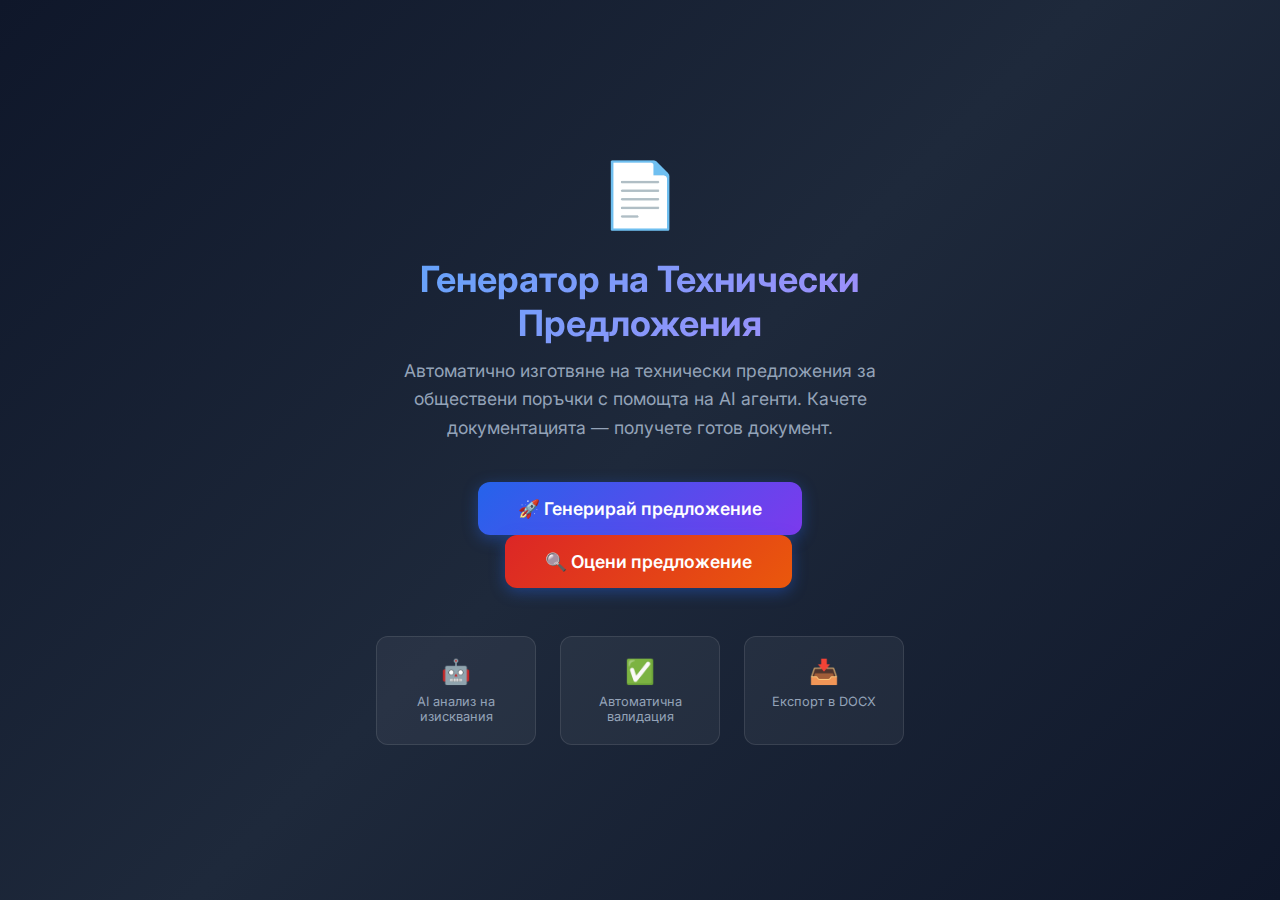
<file: index.html>
<!DOCTYPE html>
<html lang="bg">
<head>
    <meta charset="UTF-8">
    <meta name="viewport" content="width=device-width, initial-scale=1.0">
    <title>Генератор на Технически Предложения</title>
    <link rel="preconnect" href="https://fonts.googleapis.com">
    <link href="https://fonts.googleapis.com/css2?family=Inter:wght@400;500;600;700&display=swap" rel="stylesheet">
    <style>
        *, *::before, *::after { margin: 0; padding: 0; box-sizing: border-box; }
        body {
            font-family: 'Inter', 'Segoe UI', sans-serif;
            min-height: 100vh;
            display: flex;
            justify-content: center;
            align-items: center;
            background: linear-gradient(135deg, #0f172a 0%, #1e293b 50%, #0f172a 100%);
            color: #e2e8f0;
        }
        .landing {
            text-align: center;
            padding: 3rem 2rem;
            max-width: 600px;
        }
        .landing-icon { font-size: 4rem; margin-bottom: 1.5rem; }
        h1 {
            font-size: 2.25rem;
            font-weight: 700;
            margin-bottom: 0.75rem;
            background: linear-gradient(135deg, #60a5fa, #a78bfa);
            -webkit-background-clip: text;
            -webkit-text-fill-color: transparent;
        }
        .subtitle {
            font-size: 1.1rem;
            color: #94a3b8;
            margin-bottom: 2.5rem;
            line-height: 1.6;
        }
        .cta-btn {
            display: inline-flex;
            align-items: center;
            gap: 0.5rem;
            padding: 1rem 2.5rem;
            background: linear-gradient(135deg, #2563eb, #7c3aed);
            color: white;
            text-decoration: none;
            border-radius: 12px;
            font-size: 1.1rem;
            font-weight: 600;
            transition: all 0.3s ease;
            box-shadow: 0 4px 15px rgba(37, 99, 235, 0.4);
        }
        .cta-btn:hover {
            transform: translateY(-2px);
            box-shadow: 0 6px 25px rgba(37, 99, 235, 0.5);
        }
        .features {
            display: flex;
            gap: 1.5rem;
            margin-top: 3rem;
            flex-wrap: wrap;
            justify-content: center;
        }
        .feature {
            background: rgba(255,255,255,0.05);
            border: 1px solid rgba(255,255,255,0.1);
            border-radius: 12px;
            padding: 1.25rem;
            width: 160px;
            text-align: center;
        }
        .feature-icon { font-size: 1.5rem; margin-bottom: 0.5rem; }
        .feature-text { font-size: 0.8rem; color: #94a3b8; }
    </style>
</head>
<body>
    <div class="landing">
        <div class="landing-icon">📄</div>
        <h1>Генератор на Технически Предложения</h1>
        <p class="subtitle">
            Автоматично изготвяне на технически предложения за обществени поръчки
            с помощта на AI агенти. Качете документацията — получете готов документ.
        </p>
        <a href="app.html" class="cta-btn">🚀 Генерирай предложение</a>
        <a href="eval.html" class="cta-btn" style="margin-left: 1rem; background: linear-gradient(135deg, #dc2626, #ea580c);">🔍 Оцени предложение</a>
        <div class="features">
            <div class="feature">
                <div class="feature-icon">🤖</div>
                <div class="feature-text">AI анализ на изисквания</div>
            </div>
            <div class="feature">
                <div class="feature-icon">✅</div>
                <div class="feature-text">Автоматична валидация</div>
            </div>
            <div class="feature">
                <div class="feature-icon">📥</div>
                <div class="feature-text">Експорт в DOCX</div>
            </div>
        </div>
    </div>
</body>
</html>
</file>
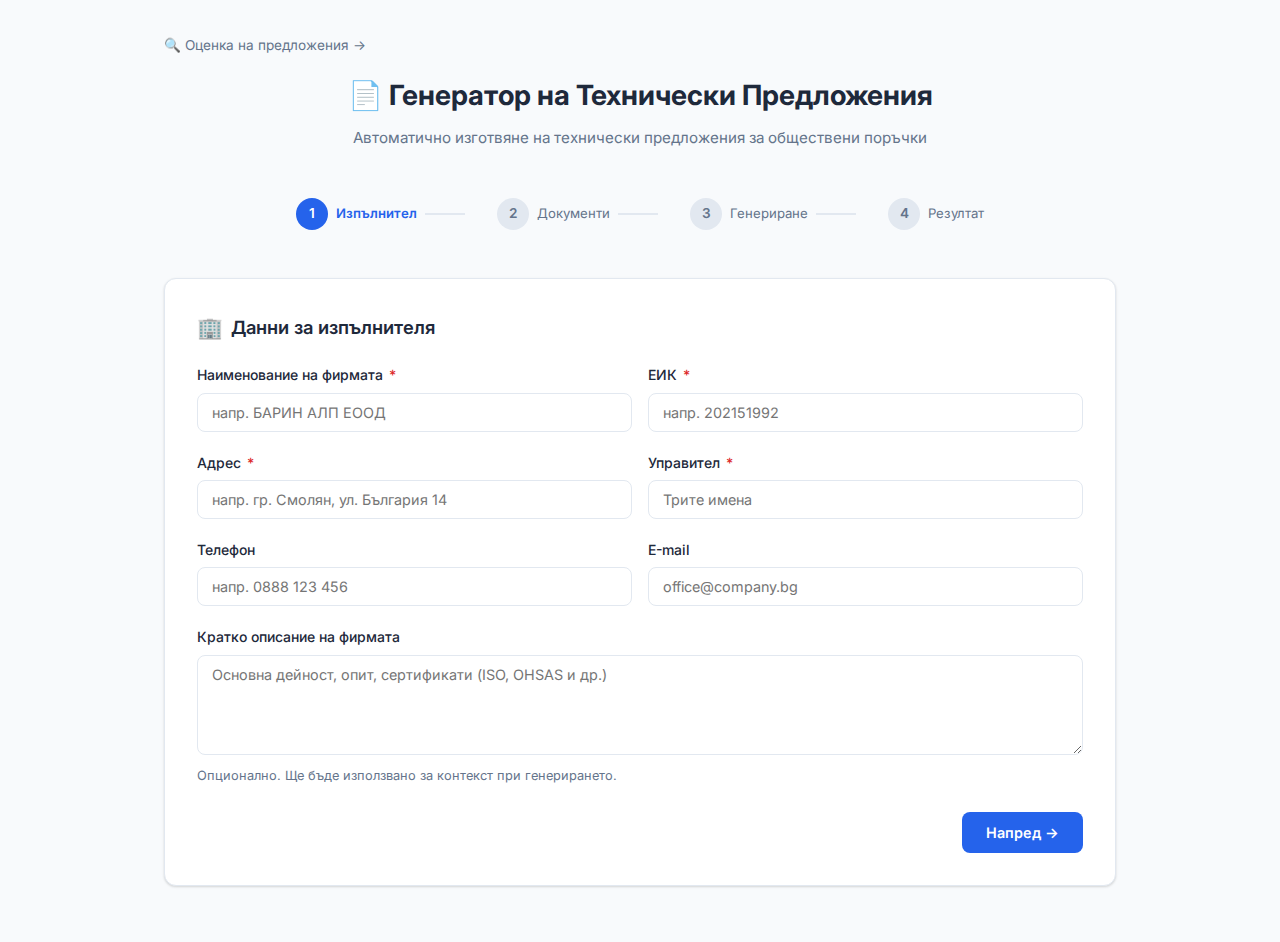
<file: app.html>
<!DOCTYPE html>
<html lang="bg">
<head>
    <meta charset="UTF-8">
    <meta name="viewport" content="width=device-width, initial-scale=1.0">
    <title>Генератор на Технически Предложения</title>
    <link rel="preconnect" href="https://fonts.googleapis.com">
    <link href="https://fonts.googleapis.com/css2?family=Inter:wght@400;500;600;700&display=swap" rel="stylesheet">
    <link rel="stylesheet" href="css/styles.css">
</head>
<body>
    <div class="toast-container" id="toastContainer"></div>

    <div class="app-container">
        <!-- Navigation -->
        <a href="eval.html" style="display:inline-flex;align-items:center;gap:0.5rem;color:#64748b;text-decoration:none;font-size:0.85rem;margin-bottom:1rem;">🔍 Оценка на предложения →</a>

        <!-- Header -->
        <header class="app-header">
            <h1>📄 Генератор на Технически Предложения</h1>
            <p>Автоматично изготвяне на технически предложения за обществени поръчки</p>
        </header>

        <!-- Steps Indicator -->
        <div class="steps-indicator" id="stepsIndicator">
            <div class="step-item active" data-step="1">
                <span class="step-number">1</span>
                <span class="step-label">Изпълнител</span>
            </div>
            <div class="step-item" data-step="2">
                <span class="step-number">2</span>
                <span class="step-label">Документи</span>
            </div>
            <div class="step-item" data-step="3">
                <span class="step-number">3</span>
                <span class="step-label">Генериране</span>
            </div>
            <div class="step-item" data-step="4">
                <span class="step-number">4</span>
                <span class="step-label">Резултат</span>
            </div>
        </div>

        <!-- ========== STEP 1: Contractor Info ========== -->
        <div class="section-panel active" id="step1">
            <div class="card">
                <h2 class="card-title"><span class="icon">🏢</span> Данни за изпълнителя</h2>

                <div class="form-row">
                    <div class="form-group">
                        <label class="form-label">Наименование на фирмата <span class="required">*</span></label>
                        <input type="text" class="form-input" id="companyName" placeholder="напр. БАРИН АЛП ЕООД">
                    </div>
                    <div class="form-group">
                        <label class="form-label">ЕИК <span class="required">*</span></label>
                        <input type="text" class="form-input" id="companyEik" placeholder="напр. 202151992">
                    </div>
                </div>

                <div class="form-row">
                    <div class="form-group">
                        <label class="form-label">Адрес <span class="required">*</span></label>
                        <input type="text" class="form-input" id="companyAddress" placeholder="напр. гр. Смолян, ул. България 14">
                    </div>
                    <div class="form-group">
                        <label class="form-label">Управител <span class="required">*</span></label>
                        <input type="text" class="form-input" id="companyManager" placeholder="Трите имена">
                    </div>
                </div>

                <div class="form-row">
                    <div class="form-group">
                        <label class="form-label">Телефон</label>
                        <input type="text" class="form-input" id="companyPhone" placeholder="напр. 0888 123 456">
                    </div>
                    <div class="form-group">
                        <label class="form-label">Е-mail</label>
                        <input type="email" class="form-input" id="companyEmail" placeholder="office@company.bg">
                    </div>
                </div>

                <div class="form-group">
                    <label class="form-label">Кратко описание на фирмата</label>
                    <textarea class="form-textarea" id="companyDescription" rows="3"
                        placeholder="Основна дейност, опит, сертификати (ISO, OHSAS и др.)"></textarea>
                    <span class="form-hint">Опционално. Ще бъде използвано за контекст при генерирането.</span>
                </div>

                <div class="btn-group" style="justify-content: flex-end;">
                    <button class="btn btn-primary" onclick="goToStep(2)">Напред →</button>
                </div>
            </div>
        </div>

        <!-- ========== STEP 2: Documents Upload ========== -->
        <div class="section-panel" id="step2">
            <!-- Procurement Documentation -->
            <div class="card">
                <h2 class="card-title"><span class="icon">📋</span> Документация за обществената поръчка</h2>
                <p class="form-hint" style="margin-bottom: 1rem;">
                    Качете документацията от възложителя. Системата ще извлече изискванията за техническото предложение автоматично.
                </p>
                <div class="file-upload-zone" id="docUploadZone">
                    <div class="upload-icon">📁</div>
                    <div class="upload-text">
                        <strong>Натиснете или плъзнете файл тук</strong><br>
                        PDF или DOCX, до 50MB
                    </div>
                    <input type="file" id="docFile" accept=".pdf,.docx,.doc">
                </div>
                <div id="docFileInfo" style="display:none;"></div>
            </div>

            <!-- Technical Specification -->
            <div class="card">
                <h2 class="card-title"><span class="icon">📐</span> Техническа спецификация</h2>
                <p class="form-hint" style="margin-bottom: 1rem;">
                    Качете техническата спецификация / задание. Съдържа конкретните технически параметри на обекта.
                </p>
                <div class="file-upload-zone" id="specUploadZone">
                    <div class="upload-icon">📁</div>
                    <div class="upload-text">
                        <strong>Натиснете или плъзнете файл тук</strong><br>
                        PDF или DOCX, до 50MB
                    </div>
                    <input type="file" id="specFile" accept=".pdf,.docx,.doc">
                </div>
                <div id="specFileInfo" style="display:none;"></div>
            </div>

            <!-- Additional context -->
            <div class="card">
                <h2 class="card-title"><span class="icon">💡</span> Допълнителни указания (опционално)</h2>
                <div class="form-row">
                    <div class="form-group">
                        <label class="form-label">Желан обем на предложението (страници)</label>
                        <input type="number" class="form-input" id="targetPages" min="20" max="500" value="50" placeholder="50">
                        <span class="form-hint">По подразбиране: 50 стр. За по-сложни поръчки задайте 100-300.</span>
                    </div>
                </div>
                <div class="form-group">
                    <label class="form-label">Допълнителна информация</label>
                    <textarea class="form-textarea" id="additionalNotes" rows="4"
                        placeholder="Специфична информация, която искате да бъде отразена в предложението. Напр. конкретен опит с подобни обекти, специфични машини, партньори и т.н."></textarea>
                </div>
            </div>

            <div class="btn-group" style="justify-content: space-between;">
                <button class="btn btn-secondary" onclick="goToStep(1)">← Назад</button>
                <button class="btn btn-primary btn-lg" id="generateBtn" onclick="startGeneration()">
                    🚀 Генерирай техническо предложение
                </button>
            </div>
        </div>

        <!-- ========== STEP 3: Progress ========== -->
        <div class="section-panel" id="step3">
            <div class="card">
                <h2 class="card-title"><span class="icon">⚙️</span> Генериране на техническо предложение</h2>

                <div class="progress-bar-wrapper">
                    <div class="progress-bar" id="progressBar"></div>
                </div>

                <p id="progressText" style="text-align: center; margin-bottom: 1.5rem; font-weight: 500;">
                    Стартиране...
                </p>

                <div class="progress-phases" id="progressPhases">
                    <div class="phase-item" data-phase="upload">
                        <span class="phase-icon">⏳</span>
                        <span>Качване и обработка на файлове</span>
                    </div>
                    <div class="phase-item" data-phase="extract">
                        <span class="phase-icon">⏳</span>
                        <span>Извличане на изисквания от документацията</span>
                    </div>
                    <div class="phase-item" data-phase="analyze">
                        <span class="phase-icon">⏳</span>
                        <span>Анализ на техническата спецификация</span>
                    </div>
                    <div class="phase-item" data-phase="plan">
                        <span class="phase-icon">⏳</span>
                        <span>Планиране на структурата на документа</span>
                    </div>
                    <div class="phase-item" data-phase="write">
                        <span class="phase-icon">⏳</span>
                        <span>Писане на секции (0/0)</span>
                    </div>
                    <div class="phase-item" data-phase="validate">
                        <span class="phase-icon">⏳</span>
                        <span>Валидация за пълнота и релевантност</span>
                    </div>
                    <div class="phase-item" data-phase="finalize">
                        <span class="phase-icon">⏳</span>
                        <span>Финална редакция и форматиране</span>
                    </div>
                    <div class="phase-item" data-phase="export">
                        <span class="phase-icon">⏳</span>
                        <span>Генериране на DOCX файл</span>
                    </div>
                </div>
            </div>
        </div>

        <!-- ========== STEP 4: Result ========== -->
        <div class="section-panel" id="step4">
            <div class="card">
                <h2 class="card-title"><span class="icon">✅</span> Техническото предложение е готово!</h2>

                <div id="resultStats" style="display: flex; gap: 1.5rem; margin-bottom: 1.5rem; flex-wrap: wrap;">
                    <div style="background: var(--primary-light); padding: 1rem 1.5rem; border-radius: 8px; flex: 1; min-width: 140px; text-align: center;">
                        <div style="font-size: 1.5rem; font-weight: 700; color: var(--primary);" id="statPages">0</div>
                        <div style="font-size: 0.8rem; color: var(--text-light);">Страници</div>
                    </div>
                    <div style="background: #f0fdf4; padding: 1rem 1.5rem; border-radius: 8px; flex: 1; min-width: 140px; text-align: center;">
                        <div style="font-size: 1.5rem; font-weight: 700; color: var(--success);" id="statSections">0</div>
                        <div style="font-size: 0.8rem; color: var(--text-light);">Секции</div>
                    </div>
                    <div style="background: #fef3c7; padding: 1rem 1.5rem; border-radius: 8px; flex: 1; min-width: 140px; text-align: center;">
                        <div style="font-size: 1.5rem; font-weight: 700; color: #92400e;" id="statPlaceholders">0</div>
                        <div style="font-size: 0.8rem; color: var(--text-light);">За попълване</div>
                    </div>
                </div>

                <div class="download-actions">
                    <button class="btn btn-success btn-lg" id="downloadDocx" onclick="downloadResult('md')">
                        📥 Изтегли документа
                    </button>
                    <button class="btn btn-secondary" onclick="togglePreview()">
                        👁️ Преглед
                    </button>
                    <button class="btn btn-secondary" onclick="goToStep(1)">
                        🔄 Ново предложение
                    </button>
                </div>
            </div>

            <div class="card" id="previewCard" style="display: none;">
                <h2 class="card-title"><span class="icon">👁️</span> Преглед на документа</h2>
                <div class="preview-content" id="previewContent"></div>
            </div>
        </div>
    </div>

    <script src="js/api.js"></script>
    <script src="js/fileUpload.js"></script>
    <script src="js/app.js"></script>
</body>
</html>
</file>
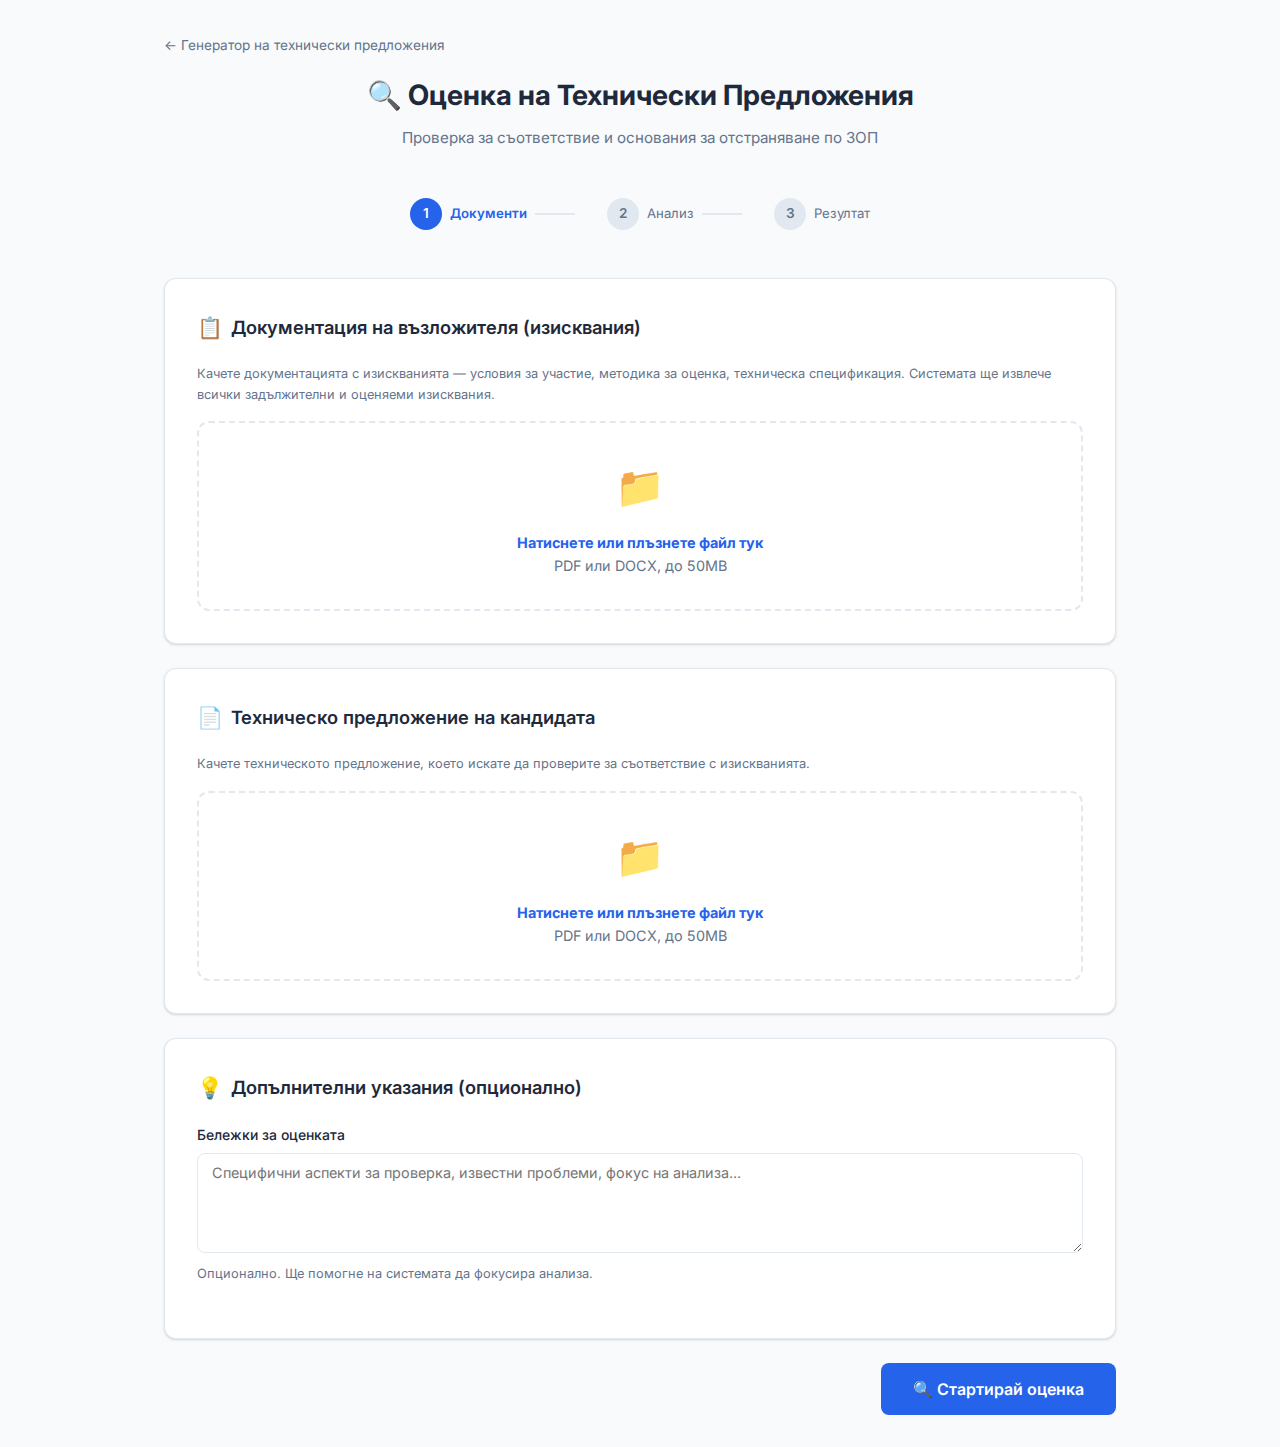
<file: eval.html>
<!DOCTYPE html>
<html lang="bg">
<head>
    <meta charset="UTF-8">
    <meta name="viewport" content="width=device-width, initial-scale=1.0">
    <title>Оценка на Технически Предложения</title>
    <link rel="preconnect" href="https://fonts.googleapis.com">
    <link href="https://fonts.googleapis.com/css2?family=Inter:wght@400;500;600;700&display=swap" rel="stylesheet">
    <link rel="stylesheet" href="css/styles.css">
    <style>
        /* Eval-specific styles */
        .recommendation-badge {
            display: inline-block;
            padding: 0.5rem 1.25rem;
            border-radius: 8px;
            font-weight: 700;
            font-size: 1.1rem;
            text-transform: uppercase;
        }
        .rec-disqualify {
            background: #fef2f2;
            color: var(--danger);
            border: 2px solid var(--danger);
        }
        .rec-remarks {
            background: #fef3c7;
            color: #92400e;
            border: 2px solid var(--warning);
        }
        .rec-accept {
            background: #f0fdf4;
            color: var(--success);
            border: 2px solid var(--success);
        }
        .stat-card {
            padding: 1rem 1.5rem;
            border-radius: 8px;
            flex: 1;
            min-width: 120px;
            text-align: center;
        }
        .stat-card .stat-value {
            font-size: 1.5rem;
            font-weight: 700;
        }
        .stat-card .stat-label {
            font-size: 0.8rem;
            color: var(--text-light);
        }
        .recommendation-section {
            text-align: center;
            padding: 1.5rem;
            margin-bottom: 1.5rem;
            background: var(--bg);
            border-radius: var(--radius);
        }
        .recommendation-section .rec-title {
            font-size: 0.9rem;
            color: var(--text-light);
            margin-bottom: 0.5rem;
        }
        .nav-link {
            display: inline-flex;
            align-items: center;
            gap: 0.5rem;
            color: var(--text-light);
            text-decoration: none;
            font-size: 0.85rem;
            margin-bottom: 1rem;
        }
        .nav-link:hover {
            color: var(--primary);
        }
    </style>
</head>
<body>
    <div class="toast-container" id="toastContainer"></div>

    <div class="app-container">
        <!-- Navigation -->
        <a href="app.html" class="nav-link">← Генератор на технически предложения</a>

        <!-- Header -->
        <header class="app-header">
            <h1>🔍 Оценка на Технически Предложения</h1>
            <p>Проверка за съответствие и основания за отстраняване по ЗОП</p>
        </header>

        <!-- Steps Indicator -->
        <div class="steps-indicator" id="stepsIndicator">
            <div class="step-item active" data-step="1">
                <span class="step-number">1</span>
                <span class="step-label">Документи</span>
            </div>
            <div class="step-item" data-step="2">
                <span class="step-number">2</span>
                <span class="step-label">Анализ</span>
            </div>
            <div class="step-item" data-step="3">
                <span class="step-number">3</span>
                <span class="step-label">Резултат</span>
            </div>
        </div>

        <!-- ========== STEP 1: Document Upload ========== -->
        <div class="section-panel active" id="step1">
            <!-- Requirements Documentation -->
            <div class="card">
                <h2 class="card-title"><span class="icon">📋</span> Документация на възложителя (изисквания)</h2>
                <p class="form-hint" style="margin-bottom: 1rem;">
                    Качете документацията с изискванията — условия за участие, методика за оценка, техническа спецификация.
                    Системата ще извлече всички задължителни и оценяеми изисквания.
                </p>
                <div class="file-upload-zone" id="reqUploadZone">
                    <div class="upload-icon">📁</div>
                    <div class="upload-text">
                        <strong>Натиснете или плъзнете файл тук</strong><br>
                        PDF или DOCX, до 50MB
                    </div>
                    <input type="file" id="reqFile" accept=".pdf,.docx,.doc">
                </div>
                <div id="reqFileInfo" style="display:none;"></div>
            </div>

            <!-- Candidate's Proposal -->
            <div class="card">
                <h2 class="card-title"><span class="icon">📄</span> Техническо предложение на кандидата</h2>
                <p class="form-hint" style="margin-bottom: 1rem;">
                    Качете техническото предложение, което искате да проверите за съответствие с изискванията.
                </p>
                <div class="file-upload-zone" id="propUploadZone">
                    <div class="upload-icon">📁</div>
                    <div class="upload-text">
                        <strong>Натиснете или плъзнете файл тук</strong><br>
                        PDF или DOCX, до 50MB
                    </div>
                    <input type="file" id="propFile" accept=".pdf,.docx,.doc">
                </div>
                <div id="propFileInfo" style="display:none;"></div>
            </div>

            <!-- Evaluation Notes -->
            <div class="card">
                <h2 class="card-title"><span class="icon">💡</span> Допълнителни указания (опционално)</h2>
                <div class="form-group">
                    <label class="form-label">Бележки за оценката</label>
                    <textarea class="form-textarea" id="evaluationNotes" rows="4"
                        placeholder="Специфични аспекти за проверка, известни проблеми, фокус на анализа..."></textarea>
                    <span class="form-hint">Опционално. Ще помогне на системата да фокусира анализа.</span>
                </div>
            </div>

            <div class="btn-group" style="justify-content: flex-end;">
                <button class="btn btn-primary btn-lg" onclick="startEvaluation()">
                    🔍 Стартирай оценка
                </button>
            </div>
        </div>

        <!-- ========== STEP 2: Progress ========== -->
        <div class="section-panel" id="step2">
            <div class="card">
                <h2 class="card-title"><span class="icon">⚙️</span> Анализ на техническото предложение</h2>

                <div class="progress-bar-wrapper">
                    <div class="progress-bar" id="progressBar"></div>
                </div>

                <p id="progressText" style="text-align: center; margin-bottom: 1.5rem; font-weight: 500;">
                    Стартиране...
                </p>

                <div class="progress-phases" id="progressPhases">
                    <div class="phase-item" data-phase="upload">
                        <span class="phase-icon">⏳</span>
                        <span>Качване и обработка на файлове</span>
                    </div>
                    <div class="phase-item" data-phase="extract">
                        <span class="phase-icon">⏳</span>
                        <span>Извличане на изисквания от документацията</span>
                    </div>
                    <div class="phase-item" data-phase="analyze">
                        <span class="phase-icon">⏳</span>
                        <span>Анализ на техническото предложение</span>
                    </div>
                    <div class="phase-item" data-phase="crossref">
                        <span class="phase-icon">⏳</span>
                        <span>Кръстосана проверка по изисквания (0/0)</span>
                    </div>
                    <div class="phase-item" data-phase="legal">
                        <span class="phase-icon">⏳</span>
                        <span>Юридическа валидация (Claude Opus)</span>
                    </div>
                    <div class="phase-item" data-phase="report">
                        <span class="phase-icon">⏳</span>
                        <span>Генериране на протокол</span>
                    </div>
                    <div class="phase-item" data-phase="export">
                        <span class="phase-icon">⏳</span>
                        <span>Запазване на резултата</span>
                    </div>
                </div>
            </div>
        </div>

        <!-- ========== STEP 3: Result ========== -->
        <div class="section-panel" id="step3">
            <!-- Recommendation -->
            <div class="card">
                <h2 class="card-title"><span class="icon">⚖️</span> Резултат от оценката</h2>

                <div class="recommendation-section">
                    <div class="rec-title">ПРЕПОРЪКА НА КОМИСИЯТА</div>
                    <span id="statRecommendation" class="recommendation-badge">—</span>
                </div>

                <!-- Stats -->
                <div style="display: flex; gap: 1rem; margin-bottom: 1.5rem; flex-wrap: wrap;">
                    <div class="stat-card" style="background: var(--primary-light);">
                        <div class="stat-value" style="color: var(--primary);" id="statTotal">0</div>
                        <div class="stat-label">Проверени изисквания</div>
                    </div>
                    <div class="stat-card" style="background: #f0fdf4;">
                        <div class="stat-value" style="color: var(--success);" id="statCompliant">0</div>
                        <div class="stat-label">Съответстващи</div>
                    </div>
                    <div class="stat-card" style="background: #fef3c7;">
                        <div class="stat-value" style="color: #92400e;" id="statPartial">0</div>
                        <div class="stat-label">Частично</div>
                    </div>
                    <div class="stat-card" style="background: #fef2f2;">
                        <div class="stat-value" style="color: var(--danger);" id="statNonCompliant">0</div>
                        <div class="stat-label">Несъответстващи</div>
                    </div>
                    <div class="stat-card" style="background: #fef2f2; border: 2px solid var(--danger);">
                        <div class="stat-value" style="color: var(--danger);" id="statDisqualify">0</div>
                        <div class="stat-label">Основания за отстраняване</div>
                    </div>
                </div>

                <div class="download-actions">
                    <button class="btn btn-success btn-lg" onclick="downloadResult()">
                        📥 Изтегли протокол
                    </button>
                    <button class="btn btn-secondary" onclick="togglePreview()">
                        👁️ Преглед
                    </button>
                    <button class="btn btn-secondary" onclick="goToStep(1)">
                        🔄 Нова оценка
                    </button>
                </div>
            </div>

            <!-- Preview -->
            <div class="card" id="previewCard" style="display: none;">
                <h2 class="card-title"><span class="icon">👁️</span> Преглед на протокола</h2>
                <div class="preview-content" id="previewContent"></div>
            </div>
        </div>
    </div>

    <script src="js/eval-app.js"></script>
</body>
</html>
</file>
<file: css/styles.css>
/* ===== CSS Variables ===== */
:root {
    --primary: #2563eb;
    --primary-dark: #1d4ed8;
    --primary-light: #dbeafe;
    --secondary: #64748b;
    --success: #16a34a;
    --warning: #f59e0b;
    --danger: #dc2626;
    --bg: #f8fafc;
    --bg-card: #ffffff;
    --text: #1e293b;
    --text-light: #64748b;
    --border: #e2e8f0;
    --shadow: 0 1px 3px rgba(0,0,0,0.1), 0 1px 2px rgba(0,0,0,0.06);
    --shadow-lg: 0 10px 15px -3px rgba(0,0,0,0.1), 0 4px 6px -2px rgba(0,0,0,0.05);
    --radius: 12px;
    --transition: all 0.2s ease;
}

/* ===== Reset & Base ===== */
*, *::before, *::after {
    margin: 0;
    padding: 0;
    box-sizing: border-box;
}

body {
    font-family: 'Inter', 'Segoe UI', -apple-system, sans-serif;
    background: var(--bg);
    color: var(--text);
    line-height: 1.6;
    min-height: 100vh;
}

/* ===== Layout ===== */
.app-container {
    max-width: 1000px;
    margin: 0 auto;
    padding: 2rem 1.5rem;
}

/* ===== Header ===== */
.app-header {
    text-align: center;
    margin-bottom: 2.5rem;
}

.app-header h1 {
    font-size: 1.75rem;
    font-weight: 700;
    color: var(--text);
    margin-bottom: 0.5rem;
}

.app-header p {
    color: var(--text-light);
    font-size: 0.95rem;
}

/* ===== Steps Indicator ===== */
.steps-indicator {
    display: flex;
    justify-content: center;
    gap: 0;
    margin-bottom: 2.5rem;
    position: relative;
}

.step-item {
    display: flex;
    align-items: center;
    gap: 0.5rem;
    padding: 0.5rem 1rem;
    position: relative;
}

.step-item:not(:last-child)::after {
    content: '';
    width: 40px;
    height: 2px;
    background: var(--border);
    display: block;
}

.step-item.active .step-number {
    background: var(--primary);
    color: white;
}

.step-item.completed .step-number {
    background: var(--success);
    color: white;
}

.step-number {
    width: 32px;
    height: 32px;
    border-radius: 50%;
    background: var(--border);
    color: var(--text-light);
    display: flex;
    align-items: center;
    justify-content: center;
    font-weight: 600;
    font-size: 0.85rem;
    flex-shrink: 0;
}

.step-label {
    font-size: 0.825rem;
    color: var(--text-light);
    white-space: nowrap;
}

.step-item.active .step-label {
    color: var(--primary);
    font-weight: 600;
}

.step-item.completed .step-label {
    color: var(--success);
}

/* ===== Cards ===== */
.card {
    background: var(--bg-card);
    border-radius: var(--radius);
    border: 1px solid var(--border);
    box-shadow: var(--shadow);
    padding: 2rem;
    margin-bottom: 1.5rem;
}

.card-title {
    font-size: 1.15rem;
    font-weight: 600;
    margin-bottom: 1.25rem;
    display: flex;
    align-items: center;
    gap: 0.5rem;
}

.card-title .icon {
    font-size: 1.3rem;
}

/* ===== Form Elements ===== */
.form-group {
    margin-bottom: 1.25rem;
}

.form-label {
    display: block;
    font-size: 0.875rem;
    font-weight: 500;
    margin-bottom: 0.375rem;
    color: var(--text);
}

.form-label .required {
    color: var(--danger);
    margin-left: 2px;
}

.form-input,
.form-textarea,
.form-select {
    width: 100%;
    padding: 0.625rem 0.875rem;
    border: 1px solid var(--border);
    border-radius: 8px;
    font-size: 0.9rem;
    font-family: inherit;
    color: var(--text);
    background: var(--bg-card);
    transition: var(--transition);
}

.form-input:focus,
.form-textarea:focus,
.form-select:focus {
    outline: none;
    border-color: var(--primary);
    box-shadow: 0 0 0 3px var(--primary-light);
}

.form-textarea {
    resize: vertical;
    min-height: 100px;
}

.form-hint {
    font-size: 0.8rem;
    color: var(--text-light);
    margin-top: 0.25rem;
}

.form-row {
    display: grid;
    grid-template-columns: 1fr 1fr;
    gap: 1rem;
}

@media (max-width: 640px) {
    .form-row {
        grid-template-columns: 1fr;
    }
}

/* ===== File Upload ===== */
.file-upload-zone {
    border: 2px dashed var(--border);
    border-radius: var(--radius);
    padding: 2rem;
    text-align: center;
    cursor: pointer;
    transition: var(--transition);
    position: relative;
}

.file-upload-zone:hover,
.file-upload-zone.dragover {
    border-color: var(--primary);
    background: var(--primary-light);
}

.file-upload-zone .upload-icon {
    font-size: 2.5rem;
    margin-bottom: 0.75rem;
}

.file-upload-zone .upload-text {
    font-size: 0.9rem;
    color: var(--text-light);
}

.file-upload-zone .upload-text strong {
    color: var(--primary);
}

.file-upload-zone input[type="file"] {
    position: absolute;
    inset: 0;
    opacity: 0;
    cursor: pointer;
}

.file-info {
    display: flex;
    align-items: center;
    gap: 0.75rem;
    padding: 0.75rem 1rem;
    background: var(--primary-light);
    border-radius: 8px;
    margin-top: 0.75rem;
}

.file-info .file-name {
    flex: 1;
    font-size: 0.875rem;
    font-weight: 500;
}

.file-info .file-size {
    font-size: 0.8rem;
    color: var(--text-light);
}

.file-info .file-remove {
    background: none;
    border: none;
    color: var(--danger);
    cursor: pointer;
    font-size: 1.2rem;
    padding: 0;
    line-height: 1;
}

/* ===== Buttons ===== */
.btn {
    display: inline-flex;
    align-items: center;
    justify-content: center;
    gap: 0.5rem;
    padding: 0.75rem 1.5rem;
    border: none;
    border-radius: 8px;
    font-size: 0.9rem;
    font-weight: 600;
    font-family: inherit;
    cursor: pointer;
    transition: var(--transition);
}

.btn-primary {
    background: var(--primary);
    color: white;
}

.btn-primary:hover:not(:disabled) {
    background: var(--primary-dark);
    box-shadow: var(--shadow-lg);
}

.btn-primary:disabled {
    opacity: 0.5;
    cursor: not-allowed;
}

.btn-secondary {
    background: var(--bg);
    color: var(--text);
    border: 1px solid var(--border);
}

.btn-secondary:hover {
    background: var(--border);
}

.btn-success {
    background: var(--success);
    color: white;
}

.btn-success:hover {
    opacity: 0.9;
}

.btn-lg {
    padding: 1rem 2rem;
    font-size: 1rem;
}

.btn-block {
    width: 100%;
}

.btn-group {
    display: flex;
    gap: 1rem;
    margin-top: 1.5rem;
}

/* ===== Progress Section ===== */
.progress-container {
    display: none;
}

.progress-container.active {
    display: block;
}

.progress-bar-wrapper {
    background: var(--border);
    border-radius: 999px;
    height: 8px;
    overflow: hidden;
    margin-bottom: 1.5rem;
}

.progress-bar {
    height: 100%;
    background: var(--primary);
    border-radius: 999px;
    width: 0%;
    transition: width 0.5s ease;
}

.progress-phases {
    display: flex;
    flex-direction: column;
    gap: 0.75rem;
}

.phase-item {
    display: flex;
    align-items: center;
    gap: 0.75rem;
    padding: 0.75rem 1rem;
    border-radius: 8px;
    background: var(--bg);
    font-size: 0.9rem;
}

.phase-item.active {
    background: var(--primary-light);
    color: var(--primary);
    font-weight: 500;
}

.phase-item.completed {
    background: #f0fdf4;
    color: var(--success);
}

.phase-item.error {
    background: #fef2f2;
    color: var(--danger);
}

.phase-icon {
    width: 24px;
    text-align: center;
    flex-shrink: 0;
}

.spinner {
    display: inline-block;
    width: 18px;
    height: 18px;
    border: 2px solid var(--primary-light);
    border-top-color: var(--primary);
    border-radius: 50%;
    animation: spin 0.8s linear infinite;
}

@keyframes spin {
    to { transform: rotate(360deg); }
}

/* ===== Preview Section ===== */
.preview-container {
    display: none;
}

.preview-container.active {
    display: block;
}

.preview-content {
    max-height: 600px;
    overflow-y: auto;
    padding: 2rem;
    background: white;
    border: 1px solid var(--border);
    border-radius: var(--radius);
    font-size: 0.9rem;
    line-height: 1.8;
}

.preview-content h1,
.preview-content h2,
.preview-content h3 {
    margin-top: 1.5rem;
    margin-bottom: 0.75rem;
}

.preview-content table {
    width: 100%;
    border-collapse: collapse;
    margin: 1rem 0;
}

.preview-content th,
.preview-content td {
    border: 1px solid var(--border);
    padding: 0.5rem 0.75rem;
    text-align: left;
    font-size: 0.85rem;
}

.preview-content th {
    background: var(--bg);
    font-weight: 600;
}

/* Placeholder highlighting */
.placeholder-highlight {
    background: #fef3c7;
    border: 1px solid var(--warning);
    border-radius: 4px;
    padding: 2px 6px;
    font-weight: 500;
    color: #92400e;
}

/* ===== Download Section ===== */
.download-actions {
    display: flex;
    gap: 1rem;
    margin-top: 1.5rem;
    flex-wrap: wrap;
}

/* ===== Sections Visibility ===== */
.section-panel {
    display: none;
}

.section-panel.active {
    display: block;
}

/* ===== Toast Notifications ===== */
.toast-container {
    position: fixed;
    top: 1.5rem;
    right: 1.5rem;
    z-index: 1000;
    display: flex;
    flex-direction: column;
    gap: 0.5rem;
}

.toast {
    padding: 0.875rem 1.25rem;
    border-radius: 8px;
    font-size: 0.875rem;
    color: white;
    box-shadow: var(--shadow-lg);
    animation: slideIn 0.3s ease;
    max-width: 400px;
}

.toast-success { background: var(--success); }
.toast-error { background: var(--danger); }
.toast-warning { background: var(--warning); color: #1e293b; }

@keyframes slideIn {
    from { transform: translateX(100%); opacity: 0; }
    to { transform: translateX(0); opacity: 1; }
}

/* ===== Responsive ===== */
@media (max-width: 768px) {
    .app-container {
        padding: 1rem;
    }

    .card {
        padding: 1.25rem;
    }

    .steps-indicator {
        flex-wrap: wrap;
        gap: 0.5rem;
    }

    .step-item:not(:last-child)::after {
        display: none;
    }

    .btn-group {
        flex-direction: column;
    }

    .download-actions {
        flex-direction: column;
    }
}

/* ===== Loading overlay ===== */
.loading-overlay {
    display: none;
    position: fixed;
    inset: 0;
    background: rgba(0,0,0,0.5);
    z-index: 999;
    justify-content: center;
    align-items: center;
}

.loading-overlay.active {
    display: flex;
}

.loading-card {
    background: white;
    padding: 2rem;
    border-radius: var(--radius);
    text-align: center;
    box-shadow: var(--shadow-lg);
}

.loading-card .spinner {
    width: 40px;
    height: 40px;
    border-width: 3px;
    margin-bottom: 1rem;
}
</file>
